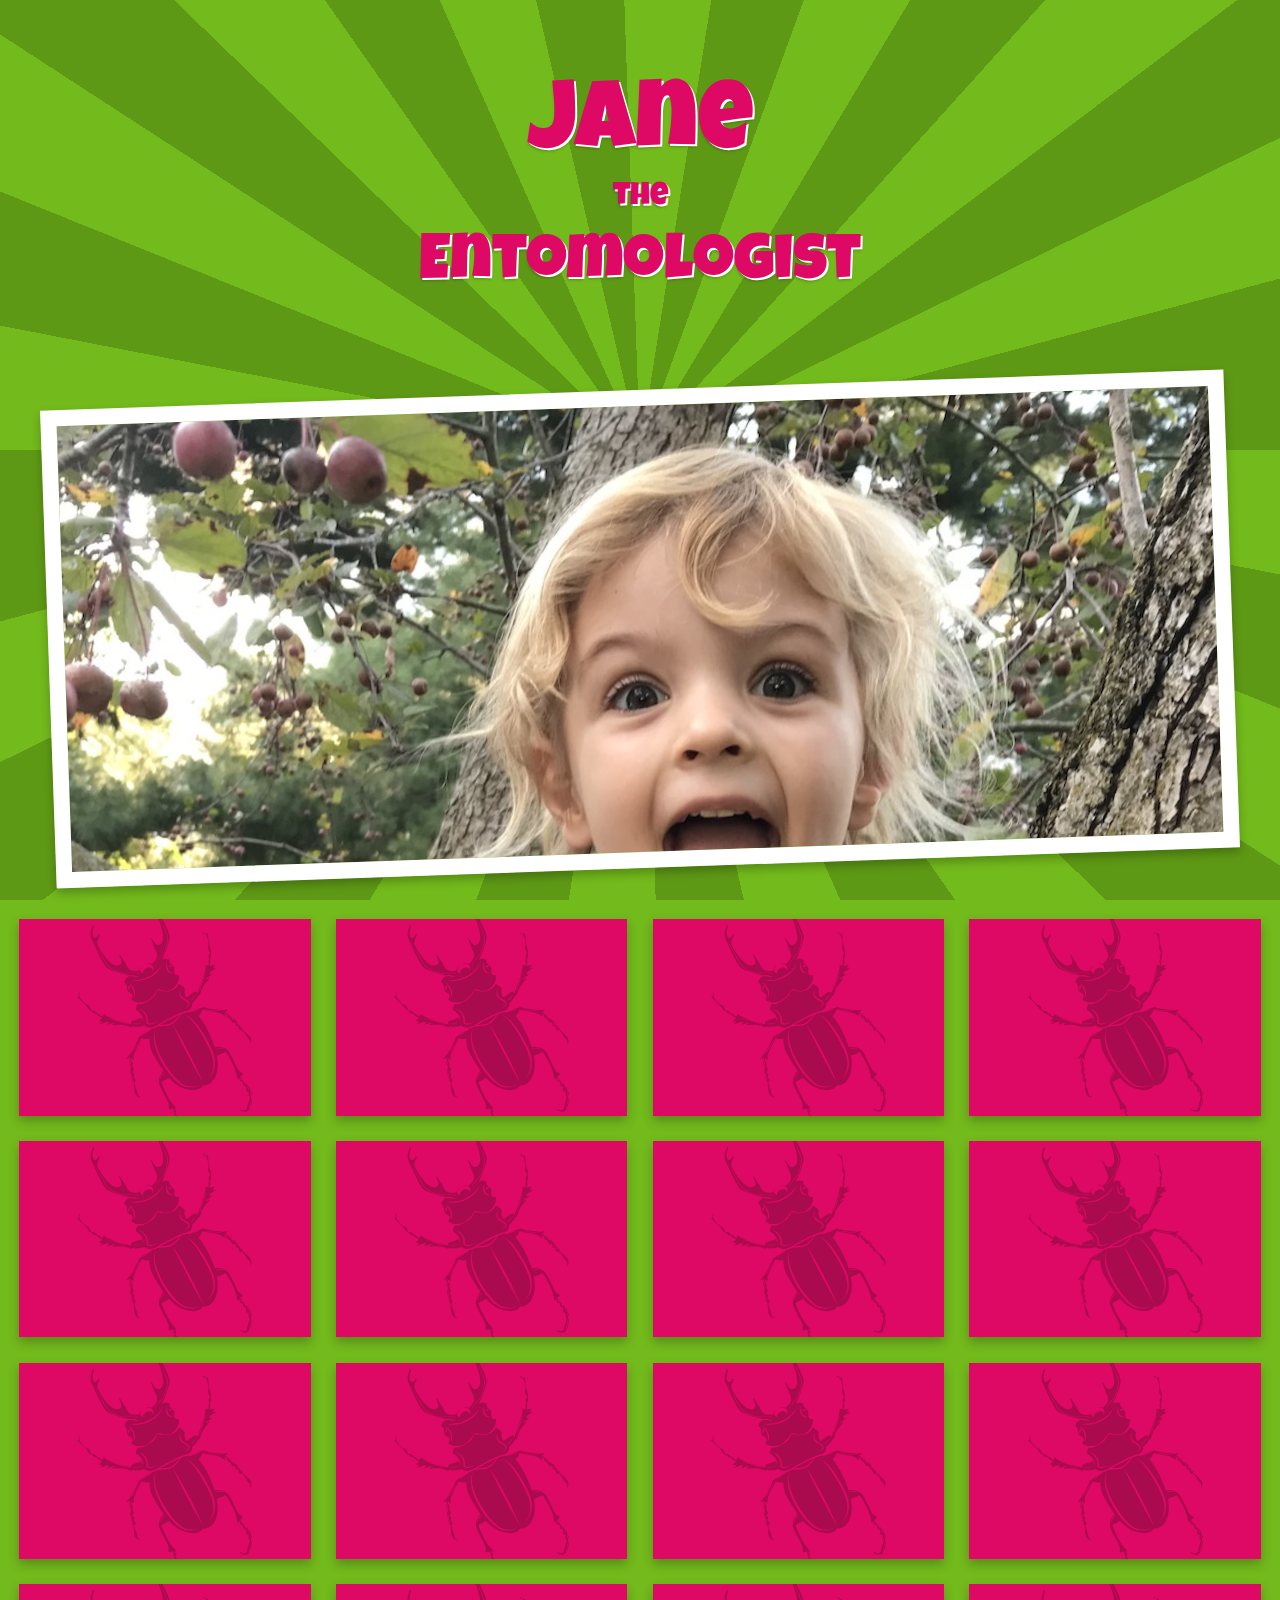
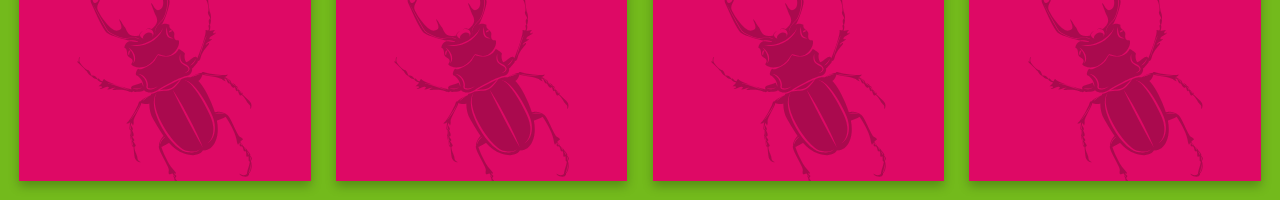
<file: index.html>
<!doctype html>
<html class="no-js" lang="">

<head>
  <meta charset="utf-8">
  <title></title>
  <meta name="description" content="">
  <meta name="viewport" content="width=device-width, initial-scale=1">
  <link rel="stylesheet" href="css/normalize.css">
  <link rel="stylesheet" href="css/jane.css">
  <meta name="theme-color" content="#fafafa">
  <link rel="preconnect" href="https://fonts.googleapis.com">
  <link rel="preconnect" href="https://fonts.gstatic.com" crossorigin>
  <link href="https://fonts.googleapis.com/css2?family=Luckiest+Guy&display=swap" rel="stylesheet"> 
</head>
<body class="Container">
  <header class="Sidebar">
    <section class="starburst starburst--both">
    </section>
    <div class="Logo">
      <span style="font-size: 3em;line-height: 1;">Jane</span>
      <span>the</span>
      <span style="font-size: 2em;">Entomologist</span>
    </div>
    <div class="CoverImage"></div>
  </header>
  <ul class="Board" id="board"></ul>
  <div class="YouWin">
    You
    <br>Win!
    <br><button id="playagain" class="Button">Play Again</button>
  </div>

  <script src="js/jane.js"></script>
</body>
</html>
</file>
<file: css/jane.css>
* {
  box-sizing: border-box;
}

html {
  color: #222;
  font-size: 1em;
  line-height: 1.4;
  font-family: 'Luckiest Guy', serif;
  background-color: #73BA1C;
}

.Container {
  display: flex;
  flex-direction: column;
  align-items: stretch;
}

.Sidebar {
  position: relative;
  flex-grow: 1;
  height: 100vh;
  padding: 1em;
  display: flex;
  flex-direction: column;
}
.Logo {
  font-size: 2em;
  text-align: center;
  display: flex;
  padding: 2em;
  flex-direction: column;
  color: #DE0965;
  text-shadow: 2px 2px 0px #fff, 1px 3px 3px rgba(0,0,0,.25);
  animation: rock 2s ease-in-out infinite;
}
.CoverImage {
  flex-grow: 1;
  background-image: url('../img/jane-tree.jpg');
  background-size: cover;
  margin: 1em 2em;
  border: 1em solid white;
  box-shadow: 0px 5px 10px rgba(0,0,0,.25);
  transform: rotate(-2deg);
}

.Board {
  background-color: #73BA1C;
  height: 100vh;
  aspect-ratio: 1/1;
  margin: 0;
  list-style: none;
  display: flex;
  flex-wrap: wrap;
  padding: .5%;
  overflow: hidden;
}
.Card {
  flex-basis: 23%;
  margin: 1%;
  font-size: 5rem;
  color: #fff;
  text-align: center;
  background-color: transparent;
  perspective: 1000px;
}
.Card-inner {
  position: relative;
  width: 100%;
  height: 100%;
  text-align: center;
  transition: transform 0.8s;
  transform-style: preserve-3d;
}
.Card--flipped .Card-inner {
  transform: rotateY(180deg);
}
.Card-front, .Card-back {
  padding: .5rem;
  position: absolute;
  width: 100%;
  height: 100%;
  backface-visibility: hidden;
  box-shadow: 0 5px 10px rgba(0,0,0,.25);
}
.Card-front {
  background-color: #DE0965;
  background-image: url('../img/stagbeetle.svg');
  background-size: 60%;
  background-repeat: no-repeat;
  background-position: center;
}
.Card-back {
  background-color: #fff;
  transform: rotateY(180deg);
}
.Card-back img {
  width: 100%;
  height: 100%;
}
.YouWin {
  display: none;
  height: 100vh;
  aspect-ratio: 1/1;
  padding: 5%;
  text-align: center;
  font-size: 8rem;
  color: #fff;
}
.Winner .Board { display: none; }
.Winner .YouWin { display: block; }

.Button {
  font-size: .5em;
  color: #fff;
  background-color: #DE0965;
  padding: 2rem 2rem .5rem;
  border: 4px solid white;
  border-radius: 1rem;
  box-shadow: 0 5px 10px rgba(0,0,0,.25);
  text-shadow: 0 -1px 1px rgba(0,0,0,.1), 0 1px 1px rgba(255,255,255,.1);
}

.starburst {
  position: absolute;
  top: 0;
  left: 0;
  width: 100%;
  height: 100%;
  background-repeat: no-repeat;
  z-index: -1;
}
.starburst * {
  z-index: 0;
}
.starburst--both {
  overflow: hidden;
  background-image:
  linear-gradient(0deg, transparent 50%, #5E9915 50%),
  linear-gradient(11deg, transparent 50%, #73BA1C 50%),
  linear-gradient(22deg, transparent 50%, #5E9915 50%),
  linear-gradient(33deg, transparent 50%, #73BA1C 50%),
  linear-gradient(44deg, transparent 50%, #5E9915 50%),
  linear-gradient(55deg, transparent 50%, #73BA1C 50%),
  linear-gradient(66deg, transparent 50%, #5E9915 50%),
  linear-gradient(77deg, transparent 50%, #73BA1C 50%),
  linear-gradient(88deg, transparent 50%, #5E9915 50%),
  linear-gradient(99deg, transparent 50%, #73BA1C 50%),
  linear-gradient(110deg, transparent 50%, #5E9915 50%),
  linear-gradient(121deg, transparent 50%, #73BA1C 50%),
  linear-gradient(132deg, transparent 50%, #5E9915 50%),
  linear-gradient(143deg, transparent 50%, #73BA1C 50%),
  linear-gradient(154deg, transparent 50%, #5E9915 50%),
  linear-gradient(165deg, transparent 50%, #73BA1C 50%),
  linear-gradient(176deg, transparent 50%, #5E9915 50%),
  linear-gradient(187deg, transparent 50%, #73BA1C 50%),
  linear-gradient(198deg, transparent 50%, #5E9915 50%),
  linear-gradient(209deg, transparent 50%, #73BA1C 50%),
  linear-gradient(220deg, transparent 50%, #5E9915 50%),
  linear-gradient(231deg, transparent 50%, #73BA1C 50%),
  linear-gradient(242deg, transparent 50%, #5E9915 50%),
  linear-gradient(253deg, transparent 50%, #73BA1C 50%),
  linear-gradient(264deg, transparent 50%, #5E9915 50%),
  linear-gradient(275deg, transparent 50%, #73BA1C 50%),
  linear-gradient(286deg, transparent 50%, #5E9915 50%),
  linear-gradient(297deg, transparent 50%, #73BA1C 50%),
  linear-gradient(308deg, transparent 50%, #5E9915 50%),
  linear-gradient(319deg, transparent 50%, #73BA1C 50%),
  linear-gradient(330deg, transparent 50%, #5E9915 50%),
  linear-gradient(341deg, transparent 50%, #73BA1C 50%),
  linear-gradient(352deg, transparent 50%, #5E9915 50%);
}
.starburst--both::before {
  background-image:
  linear-gradient(180deg, transparent 50%, #5E9915 50%),
  linear-gradient(191deg, transparent 50%, #73BA1C 50%),
  linear-gradient(202deg, transparent 50%, #5E9915 50%),
  linear-gradient(213deg, transparent 50%, #73BA1C 50%),
  linear-gradient(224deg, transparent 50%, #5E9915 50%),
  linear-gradient(235deg, transparent 50%, #73BA1C 50%),
  linear-gradient(246deg, transparent 50%, #5E9915 50%),
  linear-gradient(257deg, transparent 50%, #73BA1C 50%),
  linear-gradient(268deg, transparent 50%, #5E9915 50%),
  linear-gradient(279deg, transparent 50%, #73BA1C 50%),
  linear-gradient(290deg, transparent 50%, #5E9915 50%),
  linear-gradient(301deg, transparent 50%, #73BA1C 50%),
  linear-gradient(312deg, transparent 50%, #5E9915 50%),
  linear-gradient(323deg, transparent 50%, #73BA1C 50%),
  linear-gradient(334deg, transparent 50%, #5E9915 50%),
  linear-gradient(345deg, transparent 50%, #73BA1C 50%),
  linear-gradient(356deg, transparent 50%, #5E9915 50%);
}
.starburst--both::after {
  top: 50% !important;
  background-position: 0 100%;
  background-size: 100% 200%;
  background-image:
  linear-gradient(0deg, transparent 50%, #5E9915 50%),
  linear-gradient(11deg, transparent 50%, #73BA1C 50%),
  linear-gradient(22deg, transparent 50%, #5E9915 50%),
  linear-gradient(33deg, transparent 50%, #73BA1C 50%),
  linear-gradient(44deg, transparent 50%, #5E9915 50%),
  linear-gradient(55deg, transparent 50%, #73BA1C 50%),
  linear-gradient(66deg, transparent 50%, #5E9915 50%),
  linear-gradient(77deg, transparent 50%, #73BA1C 50%),
  linear-gradient(88deg, transparent 50%, #5E9915 50%),
  linear-gradient(99deg, transparent 50%, #73BA1C 50%),
  linear-gradient(110deg, transparent 50%, #5E9915 50%),
  linear-gradient(121deg, transparent 50%, #73BA1C 50%),
  linear-gradient(132deg, transparent 50%, #5E9915 50%),
  linear-gradient(143deg, transparent 50%, #73BA1C 50%),
  linear-gradient(154deg, transparent 50%, #5E9915 50%),
  linear-gradient(165deg, transparent 50%, #73BA1C 50%),
  linear-gradient(176deg, transparent 50%, #5E9915 50%);
}
.starburst--both::before,
.starburst--both::after {
  top: 0;
  left: 0;
  content: "";
  z-index: -1;
  width: 100%;
  height: 100%;
  position: absolute;
}

.starburst div {
  position: fixed;
  top: 0;
  left: 0;
  width: 100%;
  height: 100%;
  background: radial-gradient(ellipse at center,  rgba(125,185,232,0) 0%,rgba(124,183,230,0) 1%,rgba(0,0,0,1) 100%);
}

@keyframes rock {
  0% {
    transform: rotate(2deg);
  }
  50% {
    transform: rotate(-2deg);
  }
  100% {
    transform: rotate(2deg);
  }
}

@media (min-aspect-ratio: 3/2) {
  .Container {
    flex-direction: row;
  }
}
</file>
